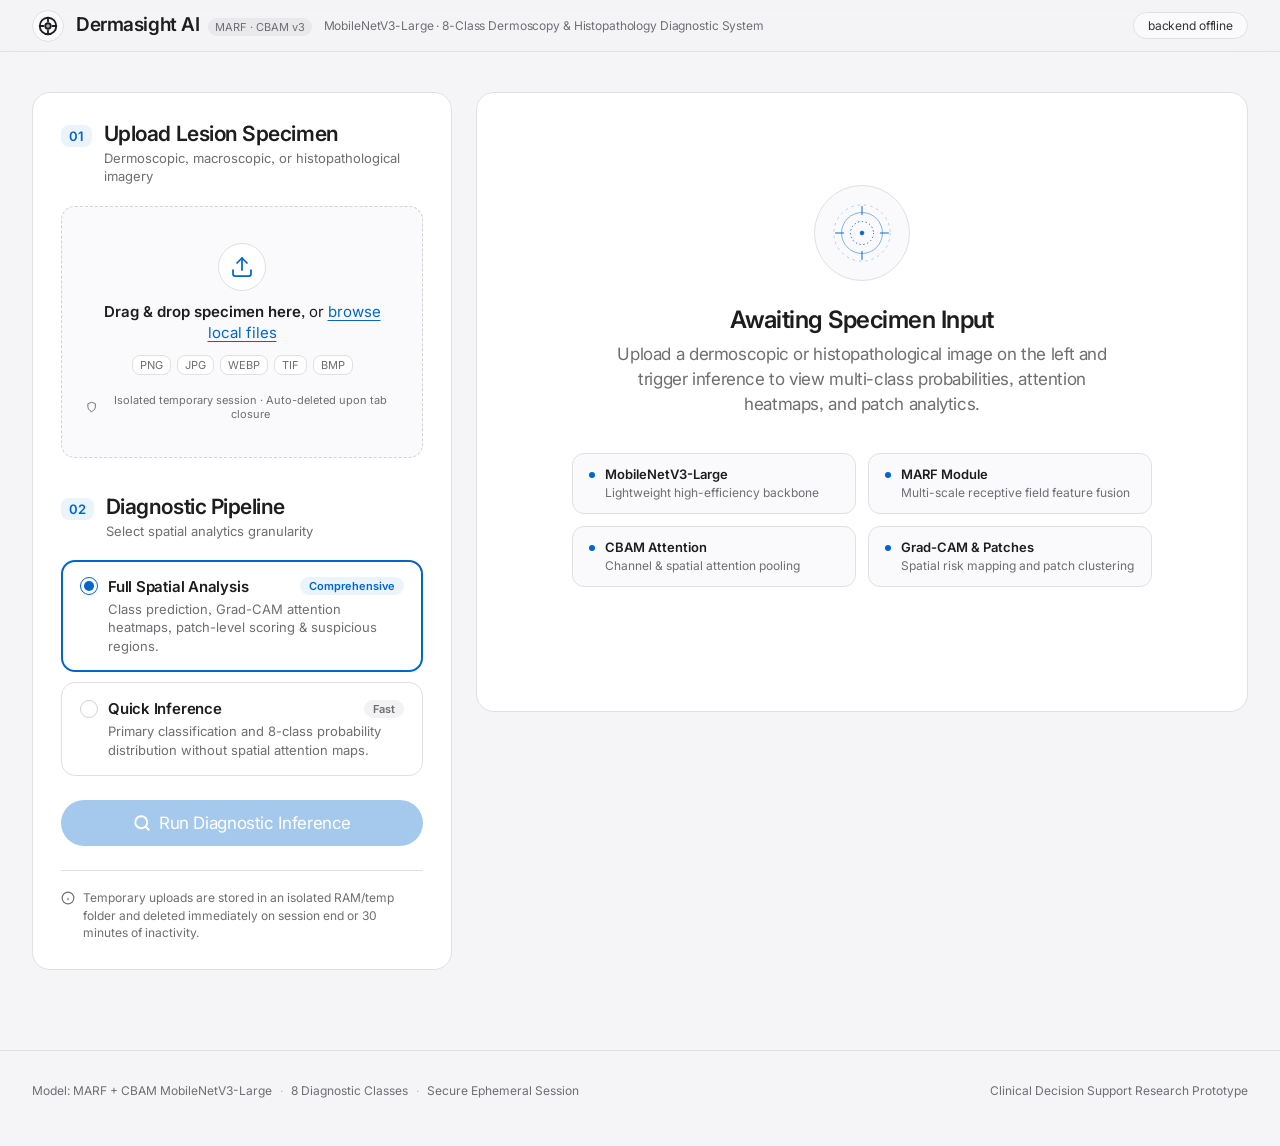
<file: docs/index.html>
<!DOCTYPE html>
<html lang="en">
<head>
  <meta charset="UTF-8" />
  <meta name="viewport" content="width=device-width, initial-scale=1.0" />
  <!-- Standalone GitHub-Pages build. Backend: https://YOUR-BACKEND-URL -->
<title>Dermasight AI · MARF + CBAM Skin Lesion Diagnostic Workstation</title>
  <meta name="description" content="Clinical-grade AI skin lesion diagnostic workstation powered by MARF + CBAM MobileNetV3-Large 8-class dermoscopy and histopathology model." />
  <link rel="icon" type="image/svg+xml" href="data:image/svg+xml,%3Csvg xmlns='http://www.w3.org/2000/svg' viewBox='0 0 24 24' fill='none' stroke='%230066cc' stroke-width='2' stroke-linecap='round' stroke-linejoin='round'%3E%3Ccircle cx='12' cy='12' r='9'/%3E%3Cpath d='M12 3v4M12 17v4M3 12h4M17 12h4'/%3E%3Ccircle cx='12' cy='12' r='3' fill='%230066cc' fill-opacity='0.4'/%3E%3C/svg%3E" />
  
  <!-- Apple Typography: SF Pro / Inter (weights 300, 400, 600, 700) with ss03 OpenType feature -->
  <link rel="preconnect" href="https://fonts.googleapis.com" />
  <link rel="preconnect" href="https://fonts.gstatic.com" crossorigin />
  <link href="https://fonts.googleapis.com/css2?family=Inter:wght@300;400;600;700&display=swap" rel="stylesheet" />
  <style>
/* ============================================================================
   Apple Human Interface Design System for Skin Cancer Diagnostic Workstation
   Based on specifications in .agents/app-design.md
   ----------------------------------------------------------------------------
   Key Principles:
     • Reverent product/specimen presentation framed by near-invisible UI.
     • Alternating canvas (Parchment #f5f5f7, Pure White #ffffff, Black #000000).
     • Single Action Blue (#0066cc) interactive grammar.
     • SF Pro / Inter typography: headlines at 600 with negative tracking;
       body copy at 17px (400 / 1.47); weight 500 deliberately absent.
     • Zero decorative gradients or generic card shadows.
     • Single system drop-shadow: rgba(0, 0, 0, 0.22) 3px 5px 30px 0 on images.
     • Signature micro-interaction: transform: scale(0.95) on press.
   ========================================================================== */

:root {
  /* Surface & Canvas Tokens */
  --canvas: #ffffff;
  --canvas-parchment: #f5f5f7;
  --surface-pearl: #fafafc;
  --surface-tile-1: #272729;
  --surface-tile-2: #2a2a2c;
  --surface-tile-3: #252527;
  --surface-black: #000000;
  --surface-chip-translucent: rgba(210, 210, 215, 0.64);

  /* Primary Interactive & Brand */
  --primary: #0066cc;                   /* Action Blue */
  --primary-focus: #0071e3;             /* Focus Blue */
  --primary-on-dark: #2997ff;           /* Sky Link Blue */

  /* Text & Ink Tokens */
  --ink: #1d1d1f;                       /* Near-Black Ink */
  --body: #1d1d1f;
  --body-on-dark: #ffffff;
  --body-muted: #86868b;                /* Secondary copy */
  --ink-muted-80: #333333;
  --ink-muted-48: #6e6e73;              /* Legal & fine print */

  /* Hairlines & Dividers */
  --divider-soft: rgba(0, 0, 0, 0.04);
  --hairline: #e0e0e0;
  --hairline-dark: rgba(255, 255, 255, 0.12);

  /* Elevation: Exactly ONE drop shadow for specimen/product images */
  --product-shadow: rgba(0, 0, 0, 0.22) 3px 5px 30px 0px;

  /* Shapes & Radii Scale */
  --rounded-none: 0px;
  --rounded-sm: 8px;                    /* Utility buttons, inner image crops */
  --rounded-md: 11px;                   /* Capsule buttons */
  --rounded-lg: 18px;                   /* Store utility cards, container cards */
  --rounded-pill: 9999px;               /* Signature Apple pill CTAs */
  --rounded-full: 50%;

  /* Clinical Diagnostic Status Accents (Mapped to Apple System Palette) */
  --accent: #0066cc;                    /* Action / Low risk blue */
  --accent-green: #34c759;              /* Apple system green */
  --warn: #ff9500;                      /* Apple system orange */
  --danger: #ff3b30;                    /* Apple system red */

  /* Typography */
  --font-family: -apple-system, BlinkMacSystemFont, "SF Pro Display", "SF Pro Text", "Inter", system-ui, sans-serif;
  --font-mono: ui-monospace, SFMono-Regular, Menlo, Monaco, Consolas, monospace;
}

/* ============================================================================
   RESET & BASE
   ========================================================================== */
*, *::before, *::after {
  box-sizing: border-box;
  margin: 0;
  padding: 0;
}

html {
  font-size: 15px;
  scroll-behavior: smooth;
  background-color: var(--canvas-parchment);
  color: var(--ink);
  -webkit-font-smoothing: antialiased;
  -moz-osx-font-smoothing: grayscale;
}

body {
  font-family: var(--font-family);
  font-feature-settings: "ss03";
  background-color: var(--canvas-parchment);
  color: var(--ink);
  min-height: 100dvh;
  display: flex;
  flex-direction: column;
}

.hidden {
  display: none !important;
}

/* Screen Reader Skip Link */
.skip-link {
  position: absolute;
  top: -100px;
  left: 20px;
  background: var(--surface-black);
  color: #ffffff;
  padding: 10px 18px;
  border-radius: var(--rounded-pill);
  font-size: 14px;
  font-weight: 400;
  z-index: 1000;
  transition: top 0.2s ease;
  text-decoration: none;
}
.skip-link:focus {
  top: 16px;
  outline: 2px solid var(--primary-focus);
}

/* Apple Keyboard Focus Ring */
:focus-visible {
  outline: 2px solid var(--primary-focus);
  outline-offset: 2px;
}

/* ============================================================================
   TOPBAR NAVIGATION (Apple Global Nav & Frosted Sub-Nav)
   ========================================================================== */
.topbar {
  display: flex;
  justify-content: space-between;
  align-items: center;
  padding: 0 32px;
  height: 52px;
  background: rgba(245, 245, 247, 0.82);
  backdrop-filter: saturate(180%) blur(20px);
  -webkit-backdrop-filter: saturate(180%) blur(20px);
  border-bottom: 1px solid rgba(0, 0, 0, 0.08);
  position: sticky;
  top: 0;
  z-index: 100;
}

.brand {
  display: flex;
  align-items: center;
  gap: 12px;
}

.brand-badge {
  width: 32px;
  height: 32px;
  border-radius: var(--rounded-full);
  background: var(--surface-pearl);
  border: 1px solid var(--hairline);
  color: var(--ink);
  display: flex;
  align-items: center;
  justify-content: center;
}

.brand-info {
  display: flex;
  align-items: center;
  gap: 12px;
}

.brand-title-wrap {
  display: flex;
  align-items: baseline;
  gap: 8px;
}

.brand h1 {
  font-size: 19px;
  font-weight: 600;
  letter-spacing: -0.022em;
  color: var(--ink);
  line-height: 1.1;
}

.version-tag {
  font-size: 11px;
  font-weight: 400;
  color: var(--ink-muted-48);
  background: rgba(0, 0, 0, 0.05);
  padding: 2px 7px;
  border-radius: var(--rounded-pill);
}

.brand-sub {
  font-size: 12px;
  color: var(--ink-muted-48);
  font-weight: 400;
  letter-spacing: -0.12px;
}

@media (max-width: 860px) {
  .brand-sub { display: none; }
}

.header-status {
  display: flex;
  align-items: center;
  gap: 8px;
}

.backend-badge {
  font-size: 12px;
  font-weight: 400;
  color: var(--ink-muted-80);
  background: var(--surface-pearl);
  border: 1px solid var(--hairline);
  padding: 5px 14px;
  border-radius: var(--rounded-pill);
  display: inline-flex;
  align-items: center;
  gap: 7px;
  letter-spacing: -0.12px;
}

.backend-badge b {
  color: var(--primary);
  font-weight: 600;
}

.badge-dot {
  width: 6px;
  height: 6px;
  border-radius: var(--rounded-full);
  background: var(--accent-green);
}

.badge-dot.pulse {
  animation: apple-dot-pulse 2s infinite ease-in-out;
}

@keyframes apple-dot-pulse {
  0% { opacity: 0.6; }
  50% { opacity: 1; }
  100% { opacity: 0.6; }
}

/* ============================================================================
   MAIN LAYOUT (Parchment Canvas with White Utility Cards)
   ========================================================================== */
.layout {
  display: grid;
  grid-template-columns: 420px 1fr;
  gap: 24px;
  padding: 40px 32px 80px;
  max-width: 1440px;
  width: 100%;
  margin: 0 auto;
  flex: 1;
  align-items: start;
}

@media (max-width: 1024px) {
  .layout {
    grid-template-columns: 1fr;
    padding: 24px 20px 60px;
  }
}

/* Store Utility Card Grammar */
.card {
  background: var(--canvas);
  border: 1px solid var(--hairline);
  border-radius: var(--rounded-lg);
  padding: 28px;
  /* Apple rule: No box-shadows on cards; elevation comes from surface contrast */
  box-shadow: none;
  position: relative;
}

/* Step Header */
.step-header {
  display: flex;
  align-items: baseline;
  gap: 12px;
  margin-bottom: 20px;
}

.step-badge {
  font-size: 13px;
  font-weight: 600;
  color: var(--primary);
  background: rgba(0, 102, 204, 0.08);
  padding: 3px 8px;
  border-radius: var(--rounded-sm);
  letter-spacing: -0.12px;
}

.step-header h2 {
  font-size: 21px;
  font-weight: 600;
  letter-spacing: -0.022em;
  color: var(--ink);
  line-height: 1.2;
}

.step-desc {
  font-size: 13px;
  color: var(--ink-muted-48);
  margin-top: 3px;
  font-weight: 400;
  line-height: 1.4;
}

.mode-step-header {
  margin-top: 36px;
}

/* ============================================================================
   LEFT PANEL: DROPZONE & CONFIGURATOR SELECTION
   ========================================================================== */
.dropzone {
  border: 1px dashed #d2d2d7;
  border-radius: 14px;
  padding: 36px 24px;
  text-align: center;
  cursor: pointer;
  background: var(--surface-pearl);
  transition: border-color 0.2s ease, background-color 0.2s ease;
  outline: none;
}

.dropzone:hover, .dropzone:focus-visible {
  border-color: var(--primary);
  background: #f0f7ff;
}

.dropzone.over {
  border-color: var(--primary-focus);
  border-style: solid;
  background: #e5f1fc;
}

.dz-inner {
  display: flex;
  flex-direction: column;
  align-items: center;
  gap: 10px;
}

.dz-icon-wrap {
  width: 48px;
  height: 48px;
  border-radius: var(--rounded-full);
  background: var(--canvas);
  border: 1px solid var(--hairline);
  color: var(--primary);
  display: flex;
  align-items: center;
  justify-content: center;
}

.dz-icon-svg {
  width: 24px;
  height: 24px;
}

.dz-prompt {
  font-size: 15px;
  color: var(--ink);
  line-height: 1.4;
}

.dz-prompt strong {
  font-weight: 600;
}

.dz-prompt .link {
  color: var(--primary);
  text-decoration: underline;
  text-underline-offset: 3px;
}

.dz-formats {
  display: flex;
  gap: 6px;
  flex-wrap: wrap;
  justify-content: center;
  margin-top: 2px;
}

.dz-formats span {
  font-size: 11px;
  font-weight: 400;
  color: var(--ink-muted-48);
  background: var(--canvas);
  border: 1px solid var(--hairline);
  padding: 2px 7px;
  border-radius: var(--rounded-sm);
}

.dz-privacy-note {
  font-size: 11px;
  color: var(--ink-muted-48);
  display: flex;
  align-items: center;
  gap: 5px;
  margin-top: 8px;
}

/* Specimen Preview with Apple Product Shadow */
.preview-wrap {
  margin-top: 18px;
}

.preview-card {
  background: var(--surface-pearl);
  border: 1px solid var(--hairline);
  border-radius: 14px;
  padding: 12px;
}

.preview-media {
  width: 100%;
  max-height: 280px;
  border-radius: var(--rounded-sm);
  overflow: hidden;
  background: #ffffff;
  display: flex;
  align-items: center;
  justify-content: center;
}

/* The single system shadow applied to specimen image */
.preview-media img {
  width: 100%;
  height: 100%;
  max-height: 280px;
  object-fit: contain;
  display: block;
  box-shadow: var(--product-shadow);
  border-radius: var(--rounded-sm);
}

.preview-meta {
  display: flex;
  justify-content: space-between;
  align-items: center;
  font-size: 12px;
  color: var(--ink-muted-48);
  padding: 10px 4px 2px;
  letter-spacing: -0.12px;
}

.meta-item {
  display: flex;
  align-items: center;
  gap: 5px;
}

/* ============================================================================
   DIAGNOSTIC PIPELINE (Apple Configurator Option Chips)
   ========================================================================== */
.mode-row {
  display: flex;
  flex-direction: column;
  gap: 10px;
  margin-bottom: 24px;
}

.mode-card {
  display: block;
  cursor: pointer;
  background: var(--canvas);
  border: 1px solid var(--hairline);
  border-radius: 14px;
  padding: 16px 18px;
  transition: border-color 0.2s ease, background-color 0.2s ease;
  position: relative;
}

.mode-card:hover {
  border-color: #b0b0b5;
}

.mode-card input {
  position: absolute;
  opacity: 0;
  pointer-events: none;
}

.mode-card:has(input:checked) {
  border: 2px solid var(--primary);
  background: var(--canvas);
  padding: 15px 17px; /* preserve optical height on 2px border */
}

.mode-content {
  display: flex;
  flex-direction: column;
  gap: 4px;
}

.mode-title-row {
  display: flex;
  align-items: center;
  gap: 10px;
}

.mode-radio-indicator {
  width: 18px;
  height: 18px;
  border-radius: var(--rounded-full);
  border: 1.5px solid #d2d2d7;
  display: inline-flex;
  align-items: center;
  justify-content: center;
  flex-shrink: 0;
  transition: border-color 0.2s ease;
}

.mode-card:has(input:checked) .mode-radio-indicator {
  border-color: var(--primary);
}

.mode-card:has(input:checked) .mode-radio-indicator::after {
  content: "";
  width: 10px;
  height: 10px;
  border-radius: var(--rounded-full);
  background: var(--primary);
}

.mode-title-row strong {
  font-size: 15px;
  font-weight: 600;
  color: var(--ink);
  letter-spacing: -0.015em;
}

.mode-chip {
  font-size: 11px;
  font-weight: 600;
  padding: 2px 9px;
  border-radius: var(--rounded-pill);
  background: rgba(0, 102, 204, 0.08);
  color: var(--primary);
  margin-left: auto;
}

.mode-chip.fast {
  background: rgba(0, 0, 0, 0.05);
  color: var(--ink-muted-48);
}

.mode-content p {
  font-size: 13px;
  color: var(--ink-muted-48);
  line-height: 1.42;
  padding-left: 28px;
}

/* ============================================================================
   PRIMARY ACTION BUTTON (button-primary: Action Blue Pill)
   ========================================================================== */
.btn-primary {
  width: 100%;
  padding: 13px 24px;
  font-family: var(--font-family);
  font-size: 17px;
  font-weight: 400;
  letter-spacing: -0.022em;
  cursor: pointer;
  color: #ffffff;
  background-color: var(--primary);
  border: none;
  border-radius: var(--rounded-pill);
  display: inline-flex;
  align-items: center;
  justify-content: center;
  gap: 8px;
  transition: transform 0.15s ease, opacity 0.15s ease;
  outline: none;
}

.btn-primary:hover:not(:disabled) {
  opacity: 0.94;
}

/* Apple rule: transform: scale(0.95) is the system-wide micro-interaction */
.btn-primary:active:not(:disabled) {
  transform: scale(0.95);
}

.btn-primary:disabled {
  opacity: 0.35;
  cursor: not-allowed;
}

.btn-icon {
  display: flex;
  align-items: center;
}

/* Progress Indicator */
.progress {
  margin-top: 20px;
  display: flex;
  flex-direction: column;
  gap: 8px;
}

.progress-track {
  height: 4px;
  border-radius: var(--rounded-pill);
  background: #e5e5ea;
  overflow: hidden;
  position: relative;
}

.progress .bar {
  position: absolute;
  inset: 0;
  width: 40%;
  border-radius: var(--rounded-pill);
  background: var(--primary);
  animation: apple-bar-slide 1.2s infinite ease-in-out;
}

@keyframes apple-bar-slide {
  0% { transform: translateX(-100%); }
  100% { transform: translateX(250%); }
}

.progress-status {
  display: flex;
  align-items: center;
  justify-content: center;
  gap: 8px;
}

.spinner-pulse {
  width: 6px;
  height: 6px;
  border-radius: var(--rounded-full);
  background: var(--primary);
  animation: apple-dot-pulse 1.2s infinite;
}

.progress p {
  font-size: 13px;
  color: var(--ink-muted-48);
  text-align: center;
}

/* Inline Error */
.error {
  margin-top: 16px;
  color: #c91818;
  background: #fdf2f2;
  border: 1px solid #f8b4b4;
  padding: 12px 16px;
  border-radius: 12px;
  font-size: 13px;
  line-height: 1.45;
}

.privacy-callout {
  margin-top: 24px;
  padding-top: 18px;
  border-top: 1px solid var(--hairline);
  display: flex;
  gap: 8px;
  align-items: flex-start;
  color: var(--ink-muted-48);
}

.privacy-callout svg {
  flex-shrink: 0;
  margin-top: 2px;
}

.privacy-callout .hint {
  font-size: 12px;
  line-height: 1.45;
  color: var(--ink-muted-48);
}

/* ============================================================================
   RIGHT PANEL: DIAGNOSTIC RESULTS
   ========================================================================== */
.panel-right {
  min-height: 620px;
}

/* Empty State */
.empty {
  text-align: center;
  padding: 64px 32px;
  display: flex;
  flex-direction: column;
  align-items: center;
}

.empty-graphic {
  position: relative;
  margin-bottom: 24px;
}

.reticle-circle {
  width: 96px;
  height: 96px;
  border-radius: var(--rounded-full);
  background: var(--surface-pearl);
  border: 1px solid var(--hairline);
  display: flex;
  align-items: center;
  justify-content: center;
  color: var(--primary);
  position: relative;
}

.reticle-svg {
  width: 64px;
  height: 64px;
}

.scan-beam {
  display: none; /* No artificial sci-fi lasers in Apple design */
}

.empty h3 {
  font-size: 24px;
  font-weight: 600;
  letter-spacing: -0.022em;
  color: var(--ink);
  margin-bottom: 8px;
}

.empty-lead {
  font-size: 17px;
  color: var(--ink-muted-48);
  max-width: 520px;
  line-height: 1.47;
  letter-spacing: -0.022em;
  margin-bottom: 36px;
}

.pipeline-features {
  display: grid;
  grid-template-columns: repeat(2, 1fr);
  gap: 12px;
  width: 100%;
  max-width: 580px;
  text-align: left;
}

@media (max-width: 640px) {
  .pipeline-features {
    grid-template-columns: 1fr;
  }
}

.pf-item {
  background: var(--surface-pearl);
  border: 1px solid var(--hairline);
  border-radius: 12px;
  padding: 12px 16px;
  display: flex;
  align-items: flex-start;
  gap: 10px;
}

.pf-bullet {
  width: 6px;
  height: 6px;
  border-radius: var(--rounded-full);
  background: var(--primary);
  margin-top: 6px;
  flex-shrink: 0;
}

.pf-item strong {
  display: block;
  font-size: 13px;
  color: var(--ink);
  font-weight: 600;
}

.pf-item span {
  font-size: 12px;
  color: var(--ink-muted-48);
}

/* ============================================================================
   ACTIVE RESULTS (Apple Product Gallery Aesthetics)
   ========================================================================== */
.results-section {
  margin-top: 36px;
}

.section-title-wrap {
  display: flex;
  justify-content: space-between;
  align-items: baseline;
  margin-bottom: 14px;
}

.section-title-wrap h3,
.results-section h3 {
  font-size: 17px;
  font-weight: 600;
  color: var(--ink);
  letter-spacing: -0.022em;
}

.section-badge {
  font-size: 12px;
  color: var(--ink-muted-48);
}

/* Verdict & Cancer Score Header */
.verdict-row {
  display: grid;
  grid-template-columns: 1.45fr 1fr;
  gap: 16px;
  margin-bottom: 16px;
}

@media (max-width: 680px) {
  .verdict-row {
    grid-template-columns: 1fr;
  }
}

.verdict, .score-card {
  background: var(--surface-pearl);
  border: 1px solid var(--hairline);
  border-radius: 16px;
  padding: 24px;
  display: flex;
  flex-direction: column;
  justify-content: space-between;
}

.verdict-meta-top, .score-header {
  display: flex;
  justify-content: space-between;
  align-items: center;
  margin-bottom: 8px;
}

.sub-label, .score-header small {
  font-size: 12px;
  font-weight: 600;
  text-transform: uppercase;
  letter-spacing: 0.04em;
  color: var(--ink-muted-48);
}

.verdict-pill {
  font-size: 11px;
  font-weight: 600;
  padding: 2px 8px;
  border-radius: var(--rounded-pill);
  background: rgba(0, 0, 0, 0.05);
  color: var(--ink-muted-80);
}

.verdict h2 {
  font-size: 28px;
  font-weight: 600;
  letter-spacing: -0.025em;
  margin: 6px 0 16px;
  color: var(--ink);
  line-height: 1.15;
}

/* Verdict Risk Dynamic Colors */
.verdict.low h2 { color: var(--accent-green); }
.verdict.moderate h2 { color: var(--warn); }
.verdict.high h2 { color: var(--danger); }

.conf-section {
  display: flex;
  flex-direction: column;
  gap: 6px;
}

.conf-header {
  display: flex;
  justify-content: space-between;
  align-items: center;
  font-size: 13px;
  color: var(--ink-muted-48);
}

.conf-value {
  font-size: 14px;
  font-weight: 600;
  color: var(--ink);
  font-variant-numeric: tabular-nums;
}

.conf-bar {
  width: 100%;
  height: 6px;
  background: #e5e5ea;
  border-radius: var(--rounded-pill);
  overflow: hidden;
}

.conf-bar div {
  height: 100%;
  width: 0;
  border-radius: var(--rounded-pill);
  background: var(--primary);
  transition: width 0.8s cubic-bezier(0.16, 1, 0.3, 1);
}

/* Score Card & Apple Minimal Gauge */
.score-card {
  align-items: center;
  text-align: center;
}

.score-tooltip {
  cursor: help;
  color: var(--ink-muted-48);
}

.gauge {
  position: relative;
  width: 140px;
  margin: 4px auto 0;
}

.gauge svg {
  width: 100%;
  display: block;
}

.gauge-bg {
  fill: none;
  stroke: #e5e5ea;
  stroke-width: 10;
  stroke-linecap: round;
}

.gauge-fg {
  fill: none;
  stroke: var(--primary);
  stroke-width: 10;
  stroke-linecap: round;
  stroke-dasharray: 157;
  stroke-dashoffset: 157;
  transition: stroke-dashoffset 1s cubic-bezier(0.16, 1, 0.3, 1), stroke 0.4s ease;
}

.gauge strong {
  position: absolute;
  left: 0;
  right: 0;
  bottom: 2px;
  font-size: 24px;
  font-weight: 600;
  letter-spacing: -0.025em;
  color: var(--ink);
  font-variant-numeric: tabular-nums;
}

.risk-wrap {
  margin-top: 8px;
}

.risk {
  display: inline-block;
  padding: 4px 14px;
  border-radius: var(--rounded-pill);
  font-size: 12px;
  font-weight: 600;
  letter-spacing: -0.12px;
}

.risk.low {
  background: rgba(52, 199, 89, 0.12);
  color: #248a3d;
}

.risk.moderate {
  background: rgba(255, 149, 0, 0.12);
  color: #c77700;
}

.risk.high {
  background: rgba(255, 59, 48, 0.12);
  color: #d70015;
}

/* Telemetry Strip */
.meta-row {
  display: flex;
  flex-wrap: wrap;
  gap: 8px;
  margin-bottom: 24px;
}

.meta-chip {
  font-size: 13px;
  color: var(--ink-muted-48);
  background: var(--surface-pearl);
  border: 1px solid var(--hairline);
  padding: 6px 14px;
  border-radius: var(--rounded-pill);
  display: inline-flex;
  align-items: center;
  gap: 6px;
}

.chip-dot {
  width: 5px;
  height: 5px;
  border-radius: var(--rounded-full);
  background: var(--primary);
}

.meta-chip strong {
  color: var(--ink);
  font-weight: 600;
}

/* Class Probability Distribution */
.prob-bars {
  display: flex;
  flex-direction: column;
  gap: 8px;
}

.prow {
  display: grid;
  grid-template-columns: 210px 1fr 64px;
  gap: 12px;
  align-items: center;
  background: var(--surface-pearl);
  border: 1px solid var(--hairline);
  border-radius: 12px;
  padding: 10px 14px;
  transition: border-color 0.15s ease;
}

.prow:hover {
  border-color: #b0b0b5;
}

.prow.top {
  background: #ffffff;
  border-color: var(--primary);
}

.prow .nm {
  font-size: 14px;
  font-weight: 400;
  color: var(--ink);
  white-space: nowrap;
  overflow: hidden;
  text-overflow: ellipsis;
}

.prow .nm.mal {
  color: var(--danger);
  font-weight: 600;
}

.prow .tr {
  height: 6px;
  background: #e5e5ea;
  border-radius: var(--rounded-pill);
  overflow: hidden;
}

.prow .fl {
  height: 100%;
  width: 0;
  border-radius: var(--rounded-pill);
  background: var(--primary);
  transition: width 0.8s cubic-bezier(0.16, 1, 0.3, 1);
}

.prow.top .fl {
  background: var(--danger);
}

.prow .pc {
  font-size: 13px;
  font-weight: 600;
  color: var(--ink);
  text-align: right;
  font-variant-numeric: tabular-nums;
}

/* Patch Statistics Grid */
.stats-grid {
  display: grid;
  grid-template-columns: repeat(auto-fit, minmax(130px, 1fr));
  gap: 10px;
  margin-top: 24px;
}

.stat {
  background: var(--surface-pearl);
  border: 1px solid var(--hairline);
  border-radius: 12px;
  padding: 14px 12px;
  text-align: center;
}

.stat b {
  display: block;
  font-size: 22px;
  font-weight: 600;
  letter-spacing: -0.022em;
  color: var(--ink);
  line-height: 1.15;
}

.stat span {
  font-size: 12px;
  color: var(--ink-muted-48);
  display: block;
  margin-top: 4px;
}

/* Visual Gallery (Product Renders with Apple Product Shadow) */
.gallery {
  display: grid;
  grid-template-columns: repeat(auto-fit, minmax(240px, 1fr));
  gap: 16px;
  margin-top: 14px;
}

.gitem {
  background: var(--surface-pearl);
  border: 1px solid var(--hairline);
  border-radius: 16px;
  overflow: hidden;
  cursor: zoom-in;
  transition: border-color 0.2s ease;
}

.gitem:hover {
  border-color: var(--primary);
}

.gitem img {
  width: 100%;
  height: 190px;
  object-fit: contain;
  background: #ffffff;
  display: block;
  box-shadow: var(--product-shadow);
}

.gitem p {
  margin: 0;
  padding: 12px 14px;
  font-size: 13px;
  font-weight: 600;
  color: var(--ink);
  border-top: 1px solid var(--hairline);
  background: var(--surface-pearl);
}

/* Suspicious Patches */
.patches {
  display: grid;
  grid-template-columns: repeat(auto-fill, minmax(160px, 1fr));
  gap: 12px;
  margin-top: 14px;
}

.pitem {
  background: var(--surface-pearl);
  border: 1px solid var(--hairline);
  border-radius: 14px;
  overflow: hidden;
  transition: border-color 0.2s ease;
}

.pitem:hover {
  border-color: #b0b0b5;
}

.pitem img {
  width: 100%;
  height: 125px;
  object-fit: cover;
  display: block;
  cursor: zoom-in;
  background: #ffffff;
  box-shadow: var(--product-shadow);
}

.pitem .pi {
  padding: 10px 12px;
  font-size: 12px;
  color: var(--ink-muted-48);
}

.pitem .pi b {
  display: block;
  font-size: 13px;
  font-weight: 600;
  color: var(--ink);
  white-space: nowrap;
  overflow: hidden;
  text-overflow: ellipsis;
  margin-bottom: 2px;
}

.pitem .pi .sc-high { color: var(--danger); font-weight: 600; }
.pitem .pi .sc-med { color: var(--warn); font-weight: 600; }
.pitem .pi .sc-low { color: var(--accent-green); font-weight: 600; }

/* Suspicious Morphological Regions */
.regions {
  display: flex;
  flex-direction: column;
  gap: 8px;
  margin-top: 14px;
}

.region {
  display: flex;
  gap: 12px;
  align-items: center;
  font-size: 13px;
  background: var(--surface-pearl);
  border: 1px solid var(--hairline);
  border-radius: 12px;
  padding: 10px 16px;
}

.region .dot {
  width: 8px;
  height: 8px;
  border-radius: var(--rounded-full);
  flex-shrink: 0;
}

.dot.HIGH { background: var(--danger); }
.dot.MED { background: var(--warn); }
.dot.LOW { background: var(--accent-green); }

/* Disclaimer (Apple Human Interface Guidance Card) */
.disclaimer-card {
  margin-top: 36px;
  display: flex;
  gap: 12px;
  align-items: flex-start;
  background: var(--surface-pearl);
  border: 1px solid var(--hairline);
  padding: 16px 20px;
  border-radius: 14px;
}

.disclaimer-icon {
  color: var(--warn);
  flex-shrink: 0;
  margin-top: 1px;
}

.disclaimer-text strong {
  font-size: 13px;
  font-weight: 600;
  color: var(--ink);
  display: block;
  margin-bottom: 2px;
}

.disclaimer-text p {
  font-size: 12px;
  color: var(--ink-muted-48);
  line-height: 1.5;
}

/* ============================================================================
   FOOTER (Parchment background, dense link leading 2.41)
   ========================================================================== */
.app-footer {
  background: var(--canvas-parchment);
  border-top: 1px solid var(--hairline);
  padding: 32px 32px 48px;
  font-size: 12px;
  color: var(--ink-muted-48);
  margin-top: auto;
}

.footer-inner {
  max-width: 1440px;
  margin: 0 auto;
  display: flex;
  justify-content: space-between;
  align-items: center;
  flex-wrap: wrap;
  gap: 12px;
}

.footer-specs {
  display: flex;
  align-items: center;
  gap: 8px;
  flex-wrap: wrap;
}

.footer-sep {
  opacity: 0.4;
}

/* ============================================================================
   LIGHTBOX MODAL (Apple Backdrop Blur & Minimal Controls)
   ========================================================================== */
.lightbox {
  position: fixed;
  inset: 0;
  z-index: 1000;
  display: flex;
  align-items: center;
  justify-content: center;
  padding: 24px;
}

.lb-backdrop {
  position: absolute;
  inset: 0;
  background: rgba(0, 0, 0, 0.45);
  backdrop-filter: blur(20px) saturate(180%);
  -webkit-backdrop-filter: blur(20px) saturate(180%);
}

.lb-content {
  position: relative;
  z-index: 1001;
  max-width: 90vw;
  max-height: 85vh;
  display: flex;
  flex-direction: column;
  align-items: center;
}

.lb-close {
  position: absolute;
  top: -48px;
  right: 0;
  background: var(--surface-chip-translucent);
  border: 1px solid var(--hairline);
  color: var(--ink);
  width: 36px;
  height: 36px;
  border-radius: var(--rounded-full);
  display: flex;
  align-items: center;
  justify-content: center;
  cursor: pointer;
  transition: transform 0.15s ease;
}

.lb-close:active {
  transform: scale(0.95);
}

.lb-img-wrap {
  background: #ffffff;
  border-radius: 16px;
  overflow: hidden;
  box-shadow: 0 20px 48px rgba(0, 0, 0, 0.25);
  display: flex;
  align-items: center;
  justify-content: center;
}

.lb-img-wrap img {
  max-width: 88vw;
  max-height: 72vh;
  object-fit: contain;
  display: block;
}

.lb-caption-bar {
  margin-top: 14px;
  display: flex;
  flex-direction: column;
  align-items: center;
  gap: 4px;
}

.lb-caption-bar p {
  font-size: 15px;
  font-weight: 600;
  color: #ffffff;
  letter-spacing: -0.015em;
}

.lb-shortcut {
  font-size: 11px;
  color: rgba(255, 255, 255, 0.6);
}

</style>
</head>
<body>
  <a href="#main-content" class="skip-link">Skip to diagnostic interface</a>

  <!-- Top Navigation Bar -->
  <header class="topbar">
    <div class="brand">
      <div class="brand-badge" aria-hidden="true">
        <svg width="22" height="22" viewBox="0 0 24 24" fill="none" stroke="currentColor" stroke-width="2" stroke-linecap="round" stroke-linejoin="round">
          <circle cx="12" cy="12" r="9"/>
          <path d="M12 3v4M12 17v4M3 12h4M17 12h4"/>
          <circle cx="12" cy="12" r="3" fill="currentColor" fill-opacity="0.35"/>
        </svg>
      </div>
      <div class="brand-info">
        <div class="brand-title-wrap">
          <h1>Dermasight AI</h1>
          <span class="version-tag">MARF · CBAM v3</span>
        </div>
        <p class="brand-sub">MobileNetV3-Large · 8-Class Dermoscopy &amp; Histopathology Diagnostic System</p>
      </div>
    </div>
    
    <div class="header-status">
      <div class="backend-badge" id="backendBadge" title="Model runtime and hardware inference status">
        <span class="badge-dot pulse"></span> Initializing engine…
      </div>
    </div>
  </header>

  <!-- Main Application Layout -->
  <main id="main-content" class="layout">

    <!-- ============ LEFT COLUMN: Upload & Diagnosis Setup ============ -->
    <section class="card panel-left" aria-labelledby="step-upload-title">
      <div class="step-header">
        <span class="step-badge">01</span>
        <div>
          <h2 id="step-upload-title">Upload Lesion Specimen</h2>
          <p class="step-desc">Dermoscopic, macroscopic, or histopathological imagery</p>
        </div>
      </div>

      <div id="dropzone" class="dropzone" tabindex="0" role="button" aria-label="Upload skin lesion image file">
        <div class="dz-inner">
          <div class="dz-icon-wrap" aria-hidden="true">
            <svg class="dz-icon-svg" viewBox="0 0 24 24" fill="none" stroke="currentColor" stroke-width="1.75" stroke-linecap="round" stroke-linejoin="round">
              <path d="M21 15v4a2 2 0 0 1-2 2H5a2 2 0 0 1-2-2v-4"/>
              <polyline points="17 8 12 3 7 8"/>
              <line x1="12" y1="3" x2="12" y2="15"/>
            </svg>
          </div>
          <p class="dz-prompt"><strong>Drag &amp; drop specimen here</strong>, or <span class="link">browse local files</span></p>
          <div class="dz-formats">
            <span>PNG</span><span>JPG</span><span>WEBP</span><span>TIF</span><span>BMP</span>
          </div>
          <p class="dz-privacy-note">
            <svg width="12" height="12" viewBox="0 0 24 24" fill="none" stroke="currentColor" stroke-width="2" aria-hidden="true"><path d="M12 22s8-4 8-10V5l-8-3-8 3v7c0 6 8 10 8 10z"/></svg>
            Isolated temporary session · Auto-deleted upon tab closure
          </p>
        </div>
        <input type="file" id="fileInput" accept="image/*" hidden />
      </div>

      <div id="previewWrap" class="preview-wrap hidden">
        <div class="preview-card">
          <div class="preview-media">
            <img id="previewImg" alt="Uploaded skin lesion preview" />
          </div>
          <div class="preview-meta">
            <span class="meta-item"><svg width="12" height="12" viewBox="0 0 24 24" fill="none" stroke="currentColor" stroke-width="2" aria-hidden="true"><rect x="3" y="3" width="18" height="18" rx="2"/><circle cx="8.5" cy="8.5" r="1.5"/><polyline points="21 15 16 10 5 21"/></svg> <span id="previewDims"></span></span>
            <span class="meta-item session-tag" id="sessionTag"></span>
          </div>
        </div>
      </div>

      <div class="step-header mode-step-header">
        <span class="step-badge">02</span>
        <div>
          <h2>Diagnostic Pipeline</h2>
          <p class="step-desc">Select spatial analytics granularity</p>
        </div>
      </div>

      <div class="mode-row" role="radiogroup" aria-label="Analysis mode">
        <label class="mode-card">
          <input type="radio" name="mode" value="full" checked />
          <div class="mode-content">
            <div class="mode-title-row">
              <span class="mode-radio-indicator" aria-hidden="true"></span>
              <strong>Full Spatial Analysis</strong>
              <span class="mode-chip">Comprehensive</span>
            </div>
            <p>Class prediction, Grad-CAM attention heatmaps, patch-level scoring &amp; suspicious regions.</p>
          </div>
        </label>
        
        <label class="mode-card">
          <input type="radio" name="mode" value="quick" />
          <div class="mode-content">
            <div class="mode-title-row">
              <span class="mode-radio-indicator" aria-hidden="true"></span>
              <strong>Quick Inference</strong>
              <span class="mode-chip fast">Fast</span>
            </div>
            <p>Primary classification and 8-class probability distribution without spatial attention maps.</p>
          </div>
        </label>
      </div>

      <button id="diagnoseBtn" class="btn-primary" disabled>
        <span class="btn-icon" aria-hidden="true">
          <svg width="18" height="18" viewBox="0 0 24 24" fill="none" stroke="currentColor" stroke-width="2.5" stroke-linecap="round" stroke-linejoin="round">
            <circle cx="11" cy="11" r="8"/>
            <line x1="21" y1="21" x2="16.65" y2="16.65"/>
          </svg>
        </span>
        <span>Run Diagnostic Inference</span>
      </button>

      <div id="progress" class="progress hidden" role="status" aria-live="polite">
        <div class="progress-track"><div class="bar"></div></div>
        <div class="progress-status">
          <div class="spinner-pulse" aria-hidden="true"></div>
          <p id="progressText">Analysing…</p>
        </div>
      </div>

      <div id="errorBox" class="error hidden" role="alert"></div>

      <div class="privacy-callout">
        <svg width="14" height="14" viewBox="0 0 24 24" fill="none" stroke="currentColor" stroke-width="2" aria-hidden="true"><circle cx="12" cy="12" r="10"/><line x1="12" y1="16" x2="12" y2="12"/><line x1="12" y1="8" x2="12.01" y2="8"/></svg>
        <p class="hint">Temporary uploads are stored in an isolated RAM/temp folder and deleted immediately on session end or 30 minutes of inactivity.</p>
      </div>
    </section>

    <!-- ============ RIGHT COLUMN: Diagnostic Results ============ -->
    <section class="card panel-right" aria-labelledby="results-title">
      
      <!-- Empty State View -->
      <div id="emptyState" class="empty">
        <div class="empty-graphic" aria-hidden="true">
          <div class="reticle-circle">
            <svg class="reticle-svg" viewBox="0 0 100 100" fill="none" stroke="currentColor">
              <circle cx="50" cy="50" r="44" stroke-width="1.5" stroke-dasharray="4 6" opacity="0.3"/>
              <circle cx="50" cy="50" r="32" stroke-width="1.5" opacity="0.5"/>
              <circle cx="50" cy="50" r="18" stroke-width="1.5" stroke-dasharray="2 4"/>
              <path d="M50 8v14M50 78v14M8 50h14M78 50h14" stroke-width="1.5"/>
              <circle cx="50" cy="50" r="3" fill="currentColor"/>
            </svg>
            <div class="scan-beam"></div>
          </div>
        </div>
        <h3 id="results-title">Awaiting Specimen Input</h3>
        <p class="empty-lead">Upload a dermoscopic or histopathological image on the left and trigger inference to view multi-class probabilities, attention heatmaps, and patch analytics.</p>
        
        <div class="pipeline-features">
          <div class="pf-item">
            <span class="pf-bullet"></span>
            <div><strong>MobileNetV3-Large</strong><span>Lightweight high-efficiency backbone</span></div>
          </div>
          <div class="pf-item">
            <span class="pf-bullet"></span>
            <div><strong>MARF Module</strong><span>Multi-scale receptive field feature fusion</span></div>
          </div>
          <div class="pf-item">
            <span class="pf-bullet"></span>
            <div><strong>CBAM Attention</strong><span>Channel &amp; spatial attention pooling</span></div>
          </div>
          <div class="pf-item">
            <span class="pf-bullet"></span>
            <div><strong>Grad-CAM &amp; Patches</strong><span>Spatial risk mapping and patch clustering</span></div>
          </div>
        </div>
      </div>

      <!-- Diagnostic Results View -->
      <div id="results" class="hidden">
        
        <!-- Primary Verdict & Cancer Score Header -->
        <div class="verdict-row">
          <div class="verdict" id="verdictCard">
            <div class="verdict-meta-top">
              <span class="sub-label">Differential Classification</span>
              <span class="verdict-pill">Top Prediction</span>
            </div>
            <h2 id="predName">—</h2>
            <div class="conf-section">
              <div class="conf-header">
                <span class="conf-label">Confidence Score</span>
                <span id="confVal" class="conf-value">—</span>
              </div>
              <div class="conf-bar" aria-label="Confidence score bar">
                <div id="confFill"></div>
              </div>
            </div>
          </div>

          <div class="score-card" id="scoreCard">
            <div class="score-header">
              <small>Malignancy Cancer Score</small>
              <span class="score-tooltip" title="Aggregate probability of malignant classes: Basal Cell Carcinoma, Melanoma, Squamous Cell Carcinoma" aria-label="Information">
                <svg width="13" height="13" viewBox="0 0 24 24" fill="none" stroke="currentColor" stroke-width="2" aria-hidden="true"><circle cx="12" cy="12" r="10"/><line x1="12" y1="16" x2="12" y2="12"/><line x1="12" y1="8" x2="12.01" y2="8"/></svg>
              </span>
            </div>
            <div class="gauge">
              <svg viewBox="0 0 120 70" aria-hidden="true">
                <path d="M10 60 A 50 50 0 0 1 110 60" class="gauge-bg"/>
                <path id="gaugeArc" d="M10 60 A 50 50 0 0 1 110 60" class="gauge-fg"/>
              </svg>
              <strong id="scoreVal">—</strong>
            </div>
            <div class="risk-wrap">
              <span id="riskBadge" class="risk">—</span>
            </div>
          </div>
        </div>

        <!-- Telemetry Strip -->
        <div class="meta-row">
          <div class="meta-chip">
            <span class="chip-dot"></span>
            <span class="chip-label">Modality:</span>
            <strong id="modalityVal">—</strong>
            <small id="modalityAlpha"></small>
          </div>
          <div class="meta-chip">
            <span class="chip-dot"></span>
            <span class="chip-label">Engine:</span>
            <strong id="engineVal">—</strong>
          </div>
          <div class="meta-chip">
            <span class="chip-dot"></span>
            <span class="chip-label">Latency:</span>
            <span id="timeVal">—</span>
          </div>
        </div>

        <!-- Class Probabilities Section -->
        <div class="results-section">
          <div class="section-title-wrap">
            <h3>Class Probability Distribution</h3>
            <span class="section-badge">8 Diagnostic Classes</span>
          </div>
          <div id="probBars" class="prob-bars"></div>
        </div>

        <!-- Patch Statistics Grid -->
        <div id="patchStats" class="stats-grid hidden"></div>

        <!-- Spatial Heatmap Gallery -->
        <div class="results-section">
          <h3 id="galleryTitle" class="hidden">Spatial Interpretability Maps</h3>
          <div id="gallery" class="gallery"></div>
        </div>

        <!-- High-Risk Patches -->
        <div class="results-section">
          <h3 id="topTitle" class="hidden">High-Risk Suspicious Patches</h3>
          <div id="topPatches" class="patches"></div>
        </div>

        <!-- Suspicious Regions -->
        <div class="results-section">
          <h3 id="regionTitle" class="hidden">Suspicious Morphological Regions</h3>
          <div id="regionList" class="regions"></div>
        </div>

        <!-- Clinical Research Disclaimer -->
        <div class="disclaimer-card" role="note">
          <div class="disclaimer-icon" aria-hidden="true">
            <svg width="20" height="20" viewBox="0 0 24 24" fill="none" stroke="currentColor" stroke-width="2" stroke-linecap="round" stroke-linejoin="round">
              <path d="m21.73 18-8-14a2 2 0 0 0-3.48 0l-8 14A2 2 0 0 0 4 21h16a2 2 0 0 0 1.73-3Z"/>
              <line x1="12" y1="9" x2="12" y2="13"/>
              <line x1="12" y1="17" x2="12.01" y2="17"/>
            </svg>
          </div>
          <div class="disclaimer-text">
            <strong>Investigational Research System — Not for Primary Clinical Diagnosis</strong>
            <p>This software is an experimental deep-learning prototype designed for computer-aided diagnostic evaluation. Final clinical diagnoses must be determined by licensed dermatologists and histopathologists through comprehensive physical and histological examination.</p>
          </div>
        </div>

      </div>
    </section>
  </main>

  <!-- Footer -->
  <footer class="app-footer">
    <div class="footer-inner">
      <div class="footer-specs">
        <span>Model: MARF + CBAM MobileNetV3-Large</span>
        <span class="footer-sep">·</span>
        <span>8 Diagnostic Classes</span>
        <span class="footer-sep">·</span>
        <span>Secure Ephemeral Session</span>
      </div>
      <div class="footer-copy">
        <span>Clinical Decision Support Research Prototype</span>
      </div>
    </div>
  </footer>

  <!-- Lightbox Modal -->
  <div id="lightbox" class="lightbox hidden" role="dialog" aria-modal="true" aria-label="Enlarged Diagnostic Image">
    <div class="lb-backdrop"></div>
    <div class="lb-content">
      <button class="lb-close" id="lbClose" aria-label="Close enlarged preview">
        <svg width="20" height="20" viewBox="0 0 24 24" fill="none" stroke="currentColor" stroke-width="2" stroke-linecap="round" stroke-linejoin="round"><line x1="18" y1="6" x2="6" y2="18"/><line x1="6" y1="6" x2="18" y2="18"/></svg>
      </button>
      <div class="lb-img-wrap">
        <img id="lbImg" alt="Enlarged diagnostic visualization" />
      </div>
      <div class="lb-caption-bar">
        <p id="lbCap"></p>
        <span class="lb-shortcut">Press Esc or click backdrop to close</span>
      </div>
    </div>
  </div>

  <script>
/* ============================================================================
   Skin Cancer Detection — frontend
   ----------------------------------------------------------------------------
   API_BASE: where the Python backend lives.
     • Same-origin deploy (Render / Railway / Docker / localhost): leave as "".
     • GitHub Pages (static frontend) + backend elsewhere: set to your API URL,
       e.g.  const API_BASE = "https://skin-cancer-api.onrender.com";
   ========================================================================== */
const API_BASE = "https://YOUR-BACKEND-URL";

const $ = (id) => document.getElementById(id);
const api = (path) => `${API_BASE}${path}`;

let sessionId = null;
let hasImage = false;

/* ---------------- health / backend badge ---------------- */
fetch(api("/api/health"))
  .then((r) => r.json())
  .then((h) => {
    $("backendBadge").innerHTML =
      `engine: <b>${h.backend === "torch" ? "PyTorch" : "ONNX Runtime"}</b>` +
      (h.gradcam ? " · Grad-CAM ✓" : " · Grad-CAM n/a");
  })
  .catch(() => { $("backendBadge").textContent = "backend offline"; });

/* ---------------- upload ---------------- */
const dz = $("dropzone"), fi = $("fileInput");
dz.addEventListener("click", () => fi.click());
dz.addEventListener("keydown", (e) => { if (e.key === "Enter" || e.key === " ") { e.preventDefault(); fi.click(); } });
["dragover", "dragenter"].forEach((e) => dz.addEventListener(e, (ev) => { ev.preventDefault(); dz.classList.add("over"); }));
["dragleave", "drop"].forEach((e) => dz.addEventListener(e, (ev) => { ev.preventDefault(); dz.classList.remove("over"); }));
dz.addEventListener("drop", (ev) => { if (ev.dataTransfer.files[0]) uploadFile(ev.dataTransfer.files[0]); });
fi.addEventListener("change", () => { if (fi.files[0]) uploadFile(fi.files[0]); });

function uploadFile(file) {
  showError("");
  const fd = new FormData();
  fd.append("image", file);
  if (sessionId) fd.append("session_id", sessionId);
  $("progress").classList.remove("hidden");
  $("progressText").textContent = "Uploading to temp folder…";
  fetch(api("/api/upload"), { method: "POST", body: fd })
    .then(async (r) => { const j = await r.json(); if (!r.ok) throw new Error(j.error || "Upload failed"); return j; })
    .then((j) => {
      sessionId = j.session_id;
      hasImage = true;
      $("previewImg").src = j.preview;
      $("previewDims").textContent = `${j.width} × ${j.height}px`;
      $("sessionTag").textContent = `temp session ${sessionId.slice(0, 8)}…`;
      $("previewWrap").classList.remove("hidden");
      $("diagnoseBtn").disabled = false;
    })
    .catch((e) => showError(e.message))
    .finally(() => $("progress").classList.add("hidden"));
}

/* ---------------- diagnose ---------------- */
$("diagnoseBtn").addEventListener("click", () => {
  if (!hasImage || !sessionId) return;
  showError("");
  const mode = document.querySelector('input[name="mode"]:checked').value;
  $("progress").classList.remove("hidden");
  $("progressText").textContent = mode === "quick"
    ? "Running model (quick)…" : "Running model + patch analysis + heatmaps… (may take ~30–90s on CPU)";
  $("diagnoseBtn").disabled = true;
  const fd = new FormData();
  fd.append("session_id", sessionId);
  fd.append("mode", mode);
  fetch(api("/api/diagnose"), { method: "POST", body: fd })
    .then(async (r) => { const j = await r.json(); if (!r.ok) throw new Error(j.error || "Diagnosis failed"); return j; })
    .then(renderResults)
    .catch((e) => showError(e.message))
    .finally(() => { $("progress").classList.add("hidden"); $("diagnoseBtn").disabled = false; });
});

function showError(msg) {
  const box = $("errorBox");
  if (!msg) { box.classList.add("hidden"); return; }
  box.textContent = msg;
  box.classList.remove("hidden");
}

/* ---------------- results ---------------- */
const GALLERY = [
  ["gradcam", "Grad-CAM (whole image)"],
  ["gradcam_overlay", "Grad-CAM overlay"],
  ["heatmap", "Cancer probability heatmap"],
  ["heatmap_overlay", "Heatmap overlay"],
  ["risk_map", "Patch-wise cancer risk map"],
  ["clinical", "AI clinical summary"],
];

function renderResults(r) {
  $("emptyState").classList.add("hidden");
  $("results").classList.remove("hidden");

  // verdict
  const risk = (r.risk || "Low").toLowerCase();
  $("verdictCard").className = "verdict " + risk;
  $("predName").textContent = (r.prediction || "—").replace(/_/g, " ");
  $("confVal").textContent = pct(r.confidence);
  requestAnimationFrame(() => { $("confFill").style.width = (r.confidence * 100).toFixed(1) + "%"; });

  // gauge
  $("scoreVal").textContent = (r.cancer_score * 100).toFixed(1) + "%";
  const arc = $("gaugeArc");
  arc.style.strokeDashoffset = 157 - 157 * Math.min(1, r.cancer_score);
  arc.style.stroke = risk === "high" ? "var(--danger)" : risk === "moderate" ? "var(--warn)" : "var(--accent)";
  const rb = $("riskBadge");
  rb.textContent = r.risk + " risk";
  rb.className = "risk " + risk;

  // meta
  $("modalityVal").textContent = r.modality_hint || "—";
  $("modalityAlpha").textContent = r.modality_alpha != null ? `(α=${r.modality_alpha.toFixed(2)})` : "";
  $("engineVal").textContent = r.backend === "torch" ? "PyTorch" : "ONNX Runtime";
  $("timeVal").textContent = r.timings && r.timings.total != null ? `${r.timings.total}s total` : "—";

  // probabilities
  const bars = $("probBars");
  bars.innerHTML = "";
  const topIdx = r.probabilities.indexOf(r.probabilities.reduce((a, b) => (a.prob > b.prob ? a : b)));
  r.probabilities.forEach((p, i) => {
    const row = document.createElement("div");
    row.className = "prow" + (i === topIdx ? " top" : "");
    row.innerHTML = `<span class="nm${p.malignant ? " mal" : ""}" title="${p.malignant ? "malignant class" : "benign class"}">${p.malignant ? "⚠ " : ""}${p.class.replace(/_/g, " ")}</span>
      <div class="tr"><div class="fl"></div></div><span class="pc">${pct(p.prob)}</span>`;
    bars.appendChild(row);
    requestAnimationFrame(() => requestAnimationFrame(() => { row.querySelector(".fl").style.width = (p.prob * 100).toFixed(1) + "%"; }));
  });

  // patch stats
  const ps = $("patchStats");
  if (r.patch_stats) {
    const s = r.patch_stats;
    ps.classList.remove("hidden");
    ps.innerHTML = `
      <div class="stat"><b>${s.total}</b><span>patches (${s.patch_size}px / stride ${s.stride})</span></div>
      <div class="stat"><b style="color:var(--danger)">${s.high}</b><span>high-risk</span></div>
      <div class="stat"><b style="color:var(--warn)">${s.medium}</b><span>medium-risk</span></div>
      <div class="stat"><b style="color:var(--accent)">${s.low}</b><span>low-risk</span></div>
      <div class="stat"><b>${(s.avg_cancer_score * 100).toFixed(1)}%</b><span>avg cancer score</span></div>`;
  } else ps.classList.add("hidden");

  // gallery
  const gal = $("gallery");
  gal.innerHTML = "";
  let n = 0;
  GALLERY.forEach(([key, cap]) => {
    if (r.images && r.images[key]) {
      n++;
      const d = document.createElement("div");
      d.className = "gitem";
      d.innerHTML = `<img src="${r.images[key]}" alt="${cap}" loading="lazy" /><p>${cap}</p>`;
      d.querySelector("img").addEventListener("click", (e) => openLB(e.target.src, cap));
      gal.appendChild(d);
    }
  });
  $("galleryTitle").classList.toggle("hidden", n === 0);

  // top patches
  const tp = $("topPatches");
  tp.innerHTML = "";
  (r.top_patches || []).forEach((p) => {
    const cls = p.cancer_score >= 0.85 ? "sc-high" : p.cancer_score >= 0.6 ? "sc-med" : "sc-low";
    const d = document.createElement("div");
    d.className = "pitem";
    d.innerHTML = `<img src="${p.image}" alt="patch ${p.rank}" loading="lazy" />
      <div class="pi"><b>#${p.rank} · ${p.prediction.replace(/_/g, " ")}</b>
      <span class="${cls}">score ${(p.cancer_score * 100).toFixed(1)}%</span> · conf ${pct(p.confidence)}</div>`;
    d.querySelector("img").addEventListener("click", (e) => openLB(e.target.src, `Patch #${p.rank} — ${p.prediction}`));
    tp.appendChild(d);
  });
  $("topTitle").classList.toggle("hidden", !(r.top_patches || []).length);

  // regions
  const rl = $("regionList");
  rl.innerHTML = "";
  (r.regions || []).forEach((g, i) => {
    const d = document.createElement("div");
    d.className = "region";
    d.innerHTML = `<span class="dot ${g.label}"></span><span><strong>Region ${i + 1}</strong> — ${g.label} risk · score ${(g.score * 100).toFixed(1)}% · box (${g.x}, ${g.y}, ${g.w}×${g.h})</span>`;
    rl.appendChild(d);
  });
  $("regionTitle").classList.toggle("hidden", !(r.regions || []).length);

  $("results").scrollIntoView({ behavior: "smooth", block: "start" });
}

function pct(x) { return x == null ? "—" : (x * 100).toFixed(1) + "%"; }

/* ---------------- lightbox ---------------- */
function openLB(src, cap) {
  $("lbImg").src = src; $("lbCap").textContent = cap;
  $("lightbox").classList.remove("hidden");
}
$("lbClose").addEventListener("click", () => $("lightbox").classList.add("hidden"));
$("lightbox").addEventListener("click", (e) => { if (e.target.id === "lightbox" || e.target.classList.contains("lb-backdrop")) $("lightbox").classList.add("hidden"); });
window.addEventListener("keydown", (e) => { if (e.key === "Escape") $("lightbox").classList.add("hidden"); });

/* ---------------- cleanup temp session when the site is closed ---------------- */
function cleanupSession() {
  if (!sessionId) return;
  const payload = JSON.stringify({ session_id: sessionId });
  try {
    if (navigator.sendBeacon) {
      navigator.sendBeacon(api("/api/cleanup"), new Blob([payload], { type: "application/json" }));
    } else {
      fetch(api("/api/cleanup"), { method: "POST", body: payload, keepalive: true,
        headers: { "Content-Type": "application/json" } });
    }
  } catch (e) { /* tab is closing — nothing more to do */ }
}
window.addEventListener("pagehide", cleanupSession);
document.addEventListener("visibilitychange", () => { if (document.visibilityState === "hidden") cleanupSession(); });

</script>
</body>
</html>
</file>
